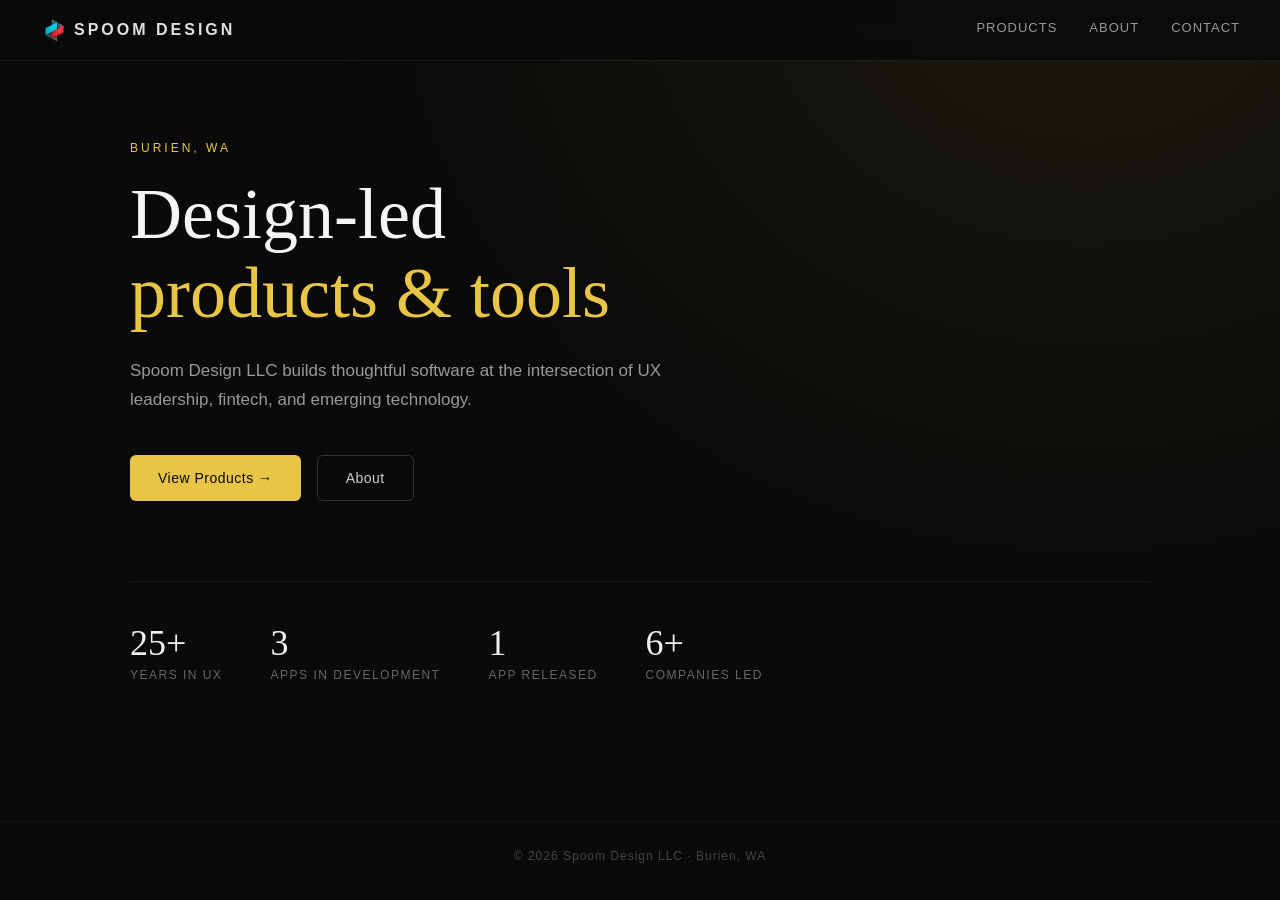
<file: index.html>
<!DOCTYPE html>
<html lang="en">
<head>
  <meta charset="UTF-8">
  <meta name="viewport" content="width=device-width, initial-scale=1.0">
  <title>Spoom Design</title>
  <meta name="description" content="Spoom Design LLC builds thoughtful software at the intersection of UX leadership, fintech, and emerging technology.">
  <meta http-equiv="X-Content-Type-Options" content="nosniff">
  <meta http-equiv="X-Frame-Options" content="DENY">
  <meta name="referrer" content="strict-origin-when-cross-origin">
  <meta http-equiv="Content-Security-Policy" content="default-src 'self'; style-src 'self' https://fonts.googleapis.com 'unsafe-inline'; font-src https://fonts.gstatic.com; img-src 'self' data: https://www.google-analytics.com https://www.googletagmanager.com; script-src 'self' 'unsafe-inline' https://www.googletagmanager.com; connect-src https://www.google-analytics.com https://analytics.google.com">
  <!-- Google Analytics -->
  <script async src="https://www.googletagmanager.com/gtag/js?id=G-Q63FCN560S"></script>
  <script>
    window.dataLayer = window.dataLayer || [];
    function gtag(){dataLayer.push(arguments);}
    gtag('js', new Date());
    gtag('config', 'G-Q63FCN560S');
  </script>
  <link rel="icon" type="image/x-icon" href="Images/favicon.ico">
  <link rel="icon" type="image/png" sizes="32x32" href="Images/favicon-32.png">
  <link rel="icon" type="image/png" sizes="192x192" href="Images/favicon-192.png">
  <link rel="apple-touch-icon" sizes="180x180" href="Images/apple-touch-icon.png">
  <link rel="preconnect" href="https://fonts.googleapis.com">
  <link rel="preconnect" href="https://fonts.gstatic.com" crossorigin>
  <link href="https://fonts.googleapis.com/css2?family=DM+Serif+Display&family=DM+Sans:ital,wght@0,300;0,400;0,500;0,700;1,400&display=swap" rel="stylesheet">
  <link rel="stylesheet" href="styles.css">
</head>
<body>
  <!-- Static fine grid background -->
  <div id="grid-bg"></div>

  <!-- Navigation -->
  <nav id="nav">
    <button class="logo" data-page="home">
      <img src="Images/small.png" alt="Spoom Design" style="width: 28px; height: 28px; border-radius: 4px;">
      SPOOM DESIGN
    </button>
    <div class="nav-links">
      <button class="nav-link" data-page="products">Products</button>
      <button class="nav-link" data-page="about">About</button>
      <button class="nav-link" data-page="contact">Contact</button>
    </div>
  </nav>

  <!-- Main content -->
  <main id="main">

    <!-- HOME -->
    <section id="page-home" class="page">
      <div class="animate-in">
        <p class="eyebrow">Burien, WA</p>
        <h1 class="hero-title">Design-led<br><span class="accent">products &amp; tools</span></h1>
        <p class="hero-sub">Spoom Design LLC builds thoughtful software at the intersection of UX leadership, fintech, and emerging technology.</p>
        <div class="hero-cta">
          <button class="btn-primary" data-page="products">View Products →</button>
          <button class="btn-secondary" data-page="about">About</button>
        </div>
      </div>
      <div class="hero-stats animate-in" style="animation-delay: 0.3s">
        <div class="stat">
          <span class="stat-num">25+</span>
          <span class="stat-label">Years in UX</span>
        </div>
        <div class="stat">
          <span class="stat-num">3</span>
          <span class="stat-label">Apps in Development</span>
        </div>
        <div class="stat">
          <span class="stat-num">1</span>
          <span class="stat-label">App Released</span>
        </div>
        <div class="stat">
          <span class="stat-num">6+</span>
          <span class="stat-label">Companies Led</span>
        </div>
      </div>
    </section>

    <!-- PRODUCTS -->
    <section id="page-products" class="page" style="display:none">
      <div class="animate-in">
        <p class="eyebrow">What We Are Building</p>
        <h2 class="section-title">Products</h2>
      </div>
      <div class="product-grid">

        <div class="product-card animate-in" style="animation-delay: 0s" data-color="#E8C547">
          <div class="product-icon" style="background: transparent;">
                        <img src="Images/swingscanner-64.png" alt="Swing Scanner" style="width: 52px; height: 52px; border-radius: 10px;">
          </div>
          <h3 class="product-name">Swing Scanner</h3>
          <p class="product-tagline" style="color: #E8C547">Systematic swing trading analysis</p>
          <p class="product-desc">A sophisticated market scanner built on Python/FastAPI, integrating real-time market regime detection, multi-stage exit strategies, hedge overlays, and signal quality analytics. Designed for disciplined, systematic paper-trading workflows.</p>
          <div class="tag-row">
            <span class="tag">Python</span>
            <span class="tag">FastAPI</span>
            <span class="tag">Alpaca API</span>
            <span class="tag">Railway</span>
          </div>
        </div>

        <div class="product-card animate-in" style="animation-delay: 0.12s" data-color="#47B5E8">
          <div class="product-icon" style="background: #47B5E818">
            <span>⚖️</span>
          </div>
          <h3 class="product-name">Portfolio Rebalancer</h3>
          <p class="product-tagline" style="color: #47B5E8">Strategic allocation management</p>
          <p class="product-desc">A 10-category strategic allocation tool with custom thesis glide paths, enabling investors to manage and rebalance diversified portfolios across thematic sleeves — from grid infrastructure to robotics ETFs.</p>
          <div class="tag-row">
            <span class="tag">React</span>
            <span class="tag">Financial Modeling</span>
            <span class="tag">ETF Analysis</span>
          </div>
        </div>

        <div class="product-card animate-in" style="animation-delay: 0.24s" data-color="#E87B47">
          <div class="product-icon" style="background: #E87B4718">
            <span>🐱</span>
          </div>
          <h3 class="product-name">Cat Translator</h3>
          <p class="product-tagline" style="color: #E87B47">Feline mood detection for iOS</p>
          <p class="product-desc">An iOS app using SwiftUI with KNN-based mood detection, Apple's Vision framework, and a CloudKit crowdsourced learning system. Point your camera at your cat and decode their emotional state.</p>
          <div class="tag-row">
            <span class="tag">SwiftUI</span>
            <span class="tag">Vision Framework</span>
            <span class="tag">CloudKit</span>
            <span class="tag">CoreML</span>
          </div>
        </div>
        <div class="product-card animate-in" style="animation-delay: 0.36s" data-color="#22c55e" data-href="session-timer.html" tabindex="0" role="link" aria-label="Open Session Timer product page">
          <div class="product-icon" style="background: rgba(34, 197, 94, 0.1)">
            <span>⏱</span>
          </div>
          <h3 class="product-name">Session Timer</h3>
          <p class="product-tagline" style="color: #22c55e">Floating presentation timer for Mac</p>
          <p class="product-desc">An always-on-top Mac app for managing timed presentations, meetings, and multi-speaker sessions. Custom segments, visual warnings, and one-click restart between speakers.</p>
          <div class="tag-row">
            <span class="tag">SwiftUI</span>
            <span class="tag">macOS</span>
            <span class="tag">Presentations</span>
            <span class="tag">App Store</span>
          </div>
        </div>
      </div>
    </section>

    <!-- ABOUT -->
    <section id="page-about" class="page" style="display:none">
      <div class="animate-in">
        <p class="eyebrow">The Person Behind Spoom</p>
        <h2 class="section-title">About Daan</h2>
      </div>
      <div class="about-grid animate-in" style="animation-delay: 0.15s">
        <div class="about-main">
          <p class="about-lead">A design executive with 25+ years of UX leadership experience, currently on sabbatical — building the products I've always wanted to exist.</p>
          <p class="about-body">I've spent my career leading design organizations at companies like Workday, Axon, Qualtrics, and Microsoft. At Axon, I built the design org from the ground up. At Workday, I led a large Product Design organization as Senior Director.</p>
          <p class="about-body">Today, I'm channeling that experience into hands-on product building — exploring the intersection of financial technology, systematic trading, iOS development, and AI-assisted workflows. I also teach graduate UX Design &amp; Research as an Adjunct Professor at Northeastern University.</p>
          <p class="about-body">Based in Burien, Washington — where the mountains meet the sea and the coffee is excellent.</p>
        </div>
        <div class="about-sidebar">
          <div class="sidebar-section">
            <h4 class="sidebar-title">Career</h4>
            <div class="role-row"><span class="role-co">Workday</span><span class="role-title">Senior Director, Product Design</span></div>
            <div class="role-row"><span class="role-co">Axon</span><span class="role-title">Built design org from scratch</span></div>
            <div class="role-row"><span class="role-co">Qualtrics</span><span class="role-title">Design Leadership</span></div>
            <div class="role-row"><span class="role-co">Microsoft</span><span class="role-title">UX Design</span></div>
            <div class="role-row"><span class="role-co">Moz</span><span class="role-title">UX Design</span></div>
            <div class="role-row"><span class="role-co">Socrata</span><span class="role-title">UX Design</span></div>
          </div>
          <div class="sidebar-section" style="margin-top: 32px">
            <h4 class="sidebar-title">Also</h4>
            <p class="role-title">Adjunct Professor — Northeastern University</p>
            <p class="role-title" style="margin-top: 6px">Founder — Spoom Design LLC</p>
          </div>
        </div>
      </div>

      <!-- Work Samples -->
      <div class="animate-in" style="animation-delay: 0.3s; margin-top: 64px;">
        <h4 class="sidebar-title">Selected Work</h4>
        <div class="work-samples-grid">
          <a href="https://www.daanlindhout.com/axon.html" target="_blank" rel="noopener noreferrer" class="work-sample-card">
            <span class="work-sample-co">Axon</span>
            <span class="work-sample-desc">VP of Design — Built design org from the ground up</span>
          </a>
          <a href="https://www.daanlindhout.com/qualtrics.html" target="_blank" rel="noopener noreferrer" class="work-sample-card">
            <span class="work-sample-co">Qualtrics</span>
            <span class="work-sample-desc">Head of UX — XM Platform &amp; Design System</span>
          </a>
          <a href="https://www.daanlindhout.com/microsoft.html" target="_blank" rel="noopener noreferrer" class="work-sample-card">
            <span class="work-sample-co">Microsoft</span>
            <span class="work-sample-desc">Product Designer — Windows, Photo Gallery, Hardware</span>
          </a>
          <a href="https://www.daanlindhout.com/socrata.html" target="_blank" rel="noopener noreferrer" class="work-sample-card">
            <span class="work-sample-co">Socrata</span>
            <span class="work-sample-desc">Head of UX Design &amp; Research</span>
          </a>
          <a href="https://www.daanlindhout.com/moz.html" target="_blank" rel="noopener noreferrer" class="work-sample-card">
            <span class="work-sample-co">Moz</span>
            <span class="work-sample-desc">Head of Creative</span>
          </a>
        </div>
        <p style="margin-top: 20px;"><a href="https://www.daanlindhout.com" target="_blank" rel="noopener noreferrer" class="portfolio-link">View full portfolio at daanlindhout.com →</a></p>
      </div>
    </section>
    <section id="page-contact" class="page" style="display:none">
      <div class="animate-in">
        <p class="eyebrow">Get In Touch</p>
        <h2 class="section-title">Contact</h2>
      </div>
      <div class="contact-grid animate-in" style="animation-delay: 0.15s">
        <div class="contact-card">
          <div class="contact-icon">✉️</div>
          <h4 class="contact-label">Email</h4>
          <p class="contact-value"><a href="mailto:email@spoomdesign.com">email@spoomdesign.com</a></p>
        </div>
        <div class="contact-card">
          <div class="contact-icon">📍</div>
          <h4 class="contact-label">Location</h4>
          <p class="contact-value">Burien, WA</p>
        </div>
        <div class="contact-card">
          <div class="contact-icon">💼</div>
          <h4 class="contact-label">LinkedIn</h4>
          <p class="contact-value"><a href="https://www.linkedin.com/company/spoom-design/" target="_blank" rel="noopener noreferrer">linkedin.com/company/spoom-design</a></p>
        </div>
      </div>
      <div class="contact-note animate-in" style="animation-delay: 0.3s">
        <p class="contact-note-text">Interested in collaboration, consulting, or just want to talk design and fintech? I'd love to hear from you.</p>
      </div>
    </section>

  </main>

  <!-- Footer -->
  <footer id="footer">
    <span class="footer-text">© <span id="year"></span> Spoom Design LLC · Burien, WA</span>
  </footer>

  <script src="app.js"></script>
</body>
</html>
</file>
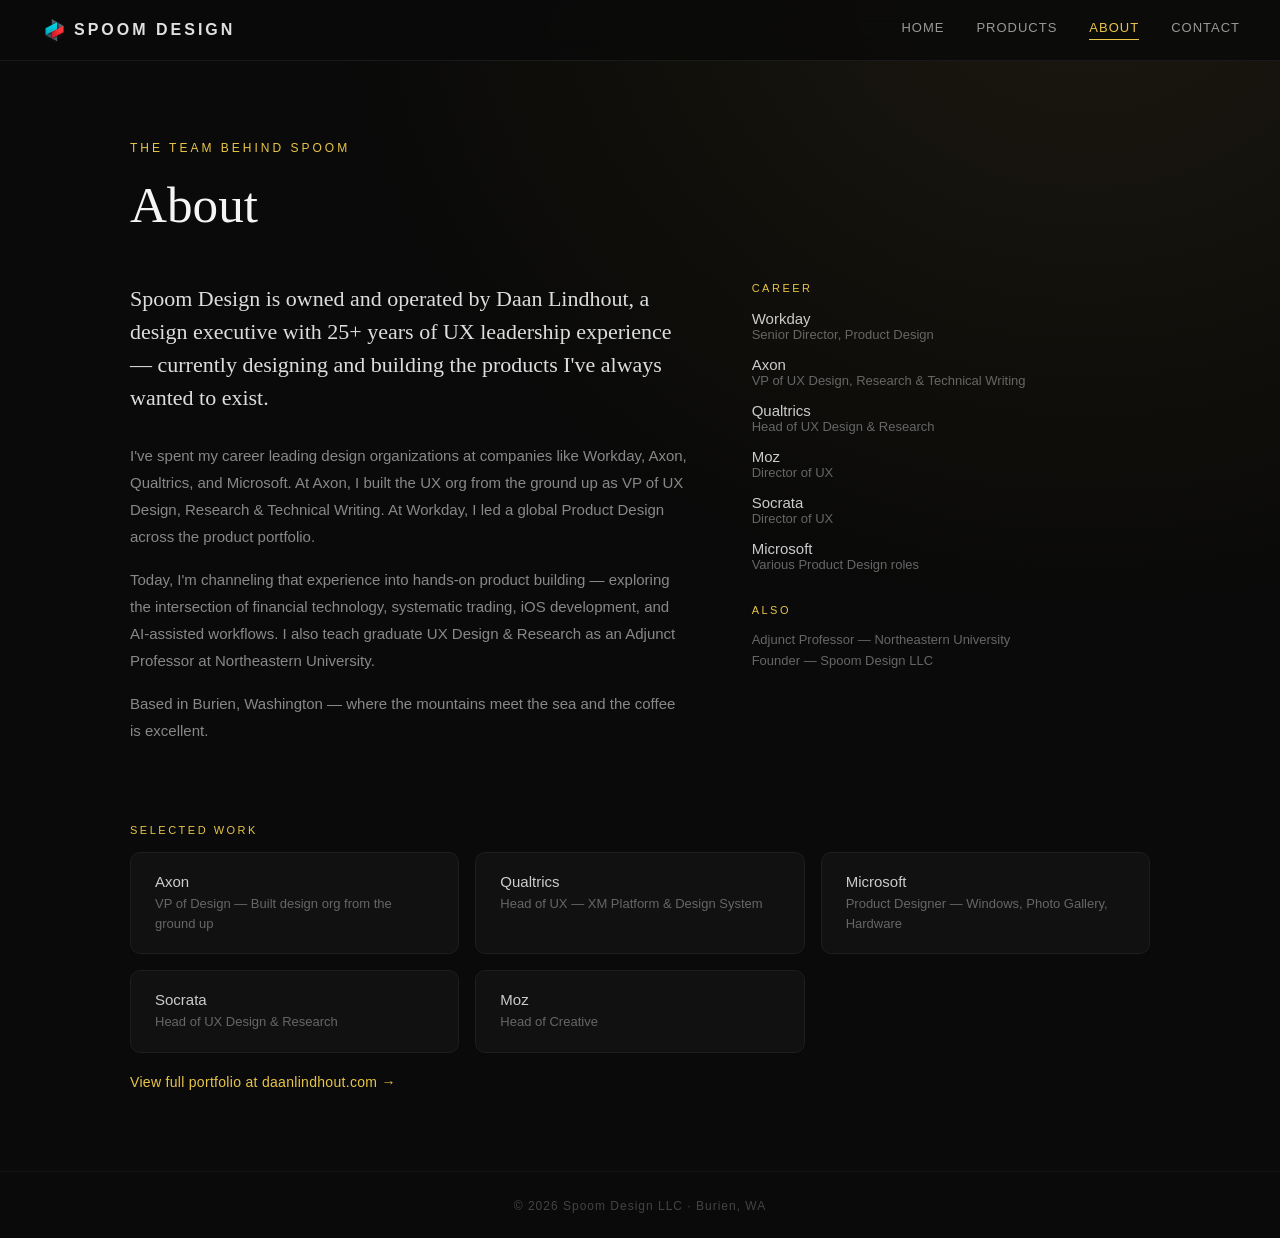
<file: about.html>
<!DOCTYPE html>
<html lang="en">
<head>
  <meta charset="UTF-8">
  <meta name="viewport" content="width=device-width, initial-scale=1.0">
  <title>About – Spoom Design</title>
  <meta name="description" content="About Daan Lindhout — 25+ years of UX leadership at Workday, Axon, Qualtrics, Microsoft, and more. Founder of Spoom Design LLC.">
  <meta http-equiv="X-Content-Type-Options" content="nosniff">
  <meta http-equiv="X-Frame-Options" content="DENY">
  <meta name="referrer" content="strict-origin-when-cross-origin">
  <meta http-equiv="Content-Security-Policy" content="default-src 'self'; style-src 'self' https://fonts.googleapis.com 'unsafe-inline'; font-src https://fonts.gstatic.com; img-src 'self' data: https://www.google-analytics.com https://www.googletagmanager.com; script-src 'self' 'unsafe-inline' https://www.googletagmanager.com; connect-src https://www.google-analytics.com https://analytics.google.com">
  <!-- Google Analytics -->
  <script async src="https://www.googletagmanager.com/gtag/js?id=G-Q63FCN560S"></script>
  <script>
    window.dataLayer = window.dataLayer || [];
    function gtag(){dataLayer.push(arguments);}
    gtag('js', new Date());
    gtag('config', 'G-Q63FCN560S');
  </script>
  <link rel="icon" type="image/x-icon" href="Images/favicon.ico">
  <link rel="icon" type="image/png" sizes="32x32" href="Images/favicon-32.png">
  <link rel="icon" type="image/png" sizes="192x192" href="Images/favicon-192.png">
  <link rel="apple-touch-icon" sizes="180x180" href="Images/apple-touch-icon.png">
  <link rel="preconnect" href="https://fonts.googleapis.com">
  <link rel="preconnect" href="https://fonts.gstatic.com" crossorigin>
  <link href="https://fonts.googleapis.com/css2?family=DM+Serif+Display&family=DM+Sans:ital,wght@0,300;0,400;0,500;0,700;1,400&display=swap" rel="stylesheet">
  <link rel="stylesheet" href="styles.css">
</head>
<body>
  <!-- Static fine grid background -->
  <div id="grid-bg"></div>

  <!-- Navigation (loaded from nav.html) -->
  <div id="nav-container"></div>

  <!-- Main content -->
  <main id="main">
    <section class="page">
      <div class="animate-in">
        <p class="eyebrow">The Team Behind Spoom</p>
        <h2 class="section-title">About</h2>
      </div>
      <div class="about-grid animate-in" style="animation-delay: 0.15s">
        <div class="about-main">
          <p class="about-lead">Spoom Design is owned and operated by Daan Lindhout, a design executive with 25+ years of UX leadership experience — currently designing and building the products I've always wanted to exist.</p>
          <p class="about-body">I've spent my career leading design organizations at companies like Workday, Axon, Qualtrics, and Microsoft. At Axon, I built the UX org from the ground up as VP of UX Design, Research & Technical Writing. At Workday, I led a global Product Design across the product portfolio.</p>
          <p class="about-body">Today, I'm channeling that experience into hands-on product building — exploring the intersection of financial technology, systematic trading, iOS development, and AI-assisted workflows. I also teach graduate UX Design &amp; Research as an Adjunct Professor at Northeastern University.</p>
          <p class="about-body">Based in Burien, Washington — where the mountains meet the sea and the coffee is excellent.</p>
        </div>
        <div class="about-sidebar">
          <div class="sidebar-section">
            <h4 class="sidebar-title">Career</h4>
            <div class="role-row"><span class="role-co">Workday</span><span class="role-title">Senior Director, Product Design</span></div>
            <div class="role-row"><span class="role-co">Axon</span><span class="role-title">VP of UX Design, Research & Technical Writing</span></div>
            <div class="role-row"><span class="role-co">Qualtrics</span><span class="role-title">Head of UX Design & Research</span></div>
            <div class="role-row"><span class="role-co">Moz</span><span class="role-title">Director of UX</span></div>
            <div class="role-row"><span class="role-co">Socrata</span><span class="role-title">Director of UX</span></div>
            <div class="role-row"><span class="role-co">Microsoft</span><span class="role-title">Various Product Design roles</span></div>

          </div>
          <div class="sidebar-section" style="margin-top: 32px">
            <h4 class="sidebar-title">Also</h4>
            <p class="role-title">Adjunct Professor — Northeastern University</p>
            <p class="role-title" style="margin-top: 6px">Founder — Spoom Design LLC</p>
          </div>
        </div>
      </div>

      <!-- Work Samples -->
      <div class="animate-in" style="animation-delay: 0.3s; margin-top: 64px;">
        <h4 class="sidebar-title">Selected Work</h4>
        <div class="work-samples-grid">
          <a href="https://www.daanlindhout.com/axon.html" target="_blank" rel="noopener noreferrer" class="work-sample-card">
            <span class="work-sample-co">Axon</span>
            <span class="work-sample-desc">VP of Design — Built design org from the ground up</span>
          </a>
          <a href="https://www.daanlindhout.com/qualtrics.html" target="_blank" rel="noopener noreferrer" class="work-sample-card">
            <span class="work-sample-co">Qualtrics</span>
            <span class="work-sample-desc">Head of UX — XM Platform &amp; Design System</span>
          </a>
          <a href="https://www.daanlindhout.com/microsoft.html" target="_blank" rel="noopener noreferrer" class="work-sample-card">
            <span class="work-sample-co">Microsoft</span>
            <span class="work-sample-desc">Product Designer — Windows, Photo Gallery, Hardware</span>
          </a>
          <a href="https://www.daanlindhout.com/socrata.html" target="_blank" rel="noopener noreferrer" class="work-sample-card">
            <span class="work-sample-co">Socrata</span>
            <span class="work-sample-desc">Head of UX Design &amp; Research</span>
          </a>
          <a href="https://www.daanlindhout.com/moz.html" target="_blank" rel="noopener noreferrer" class="work-sample-card">
            <span class="work-sample-co">Moz</span>
            <span class="work-sample-desc">Head of Creative</span>
          </a>
        </div>
        <p style="margin-top: 20px;"><a href="https://www.daanlindhout.com" target="_blank" rel="noopener noreferrer" class="portfolio-link">View full portfolio at daanlindhout.com →</a></p>
      </div>
    </section>
  </main>

  <!-- Footer -->
  <footer id="footer">
    <span class="footer-text">© <span id="year"></span> Spoom Design LLC · Burien, WA</span>
  </footer>

  <script src="app.js"></script>
</body>
</html>
</file>
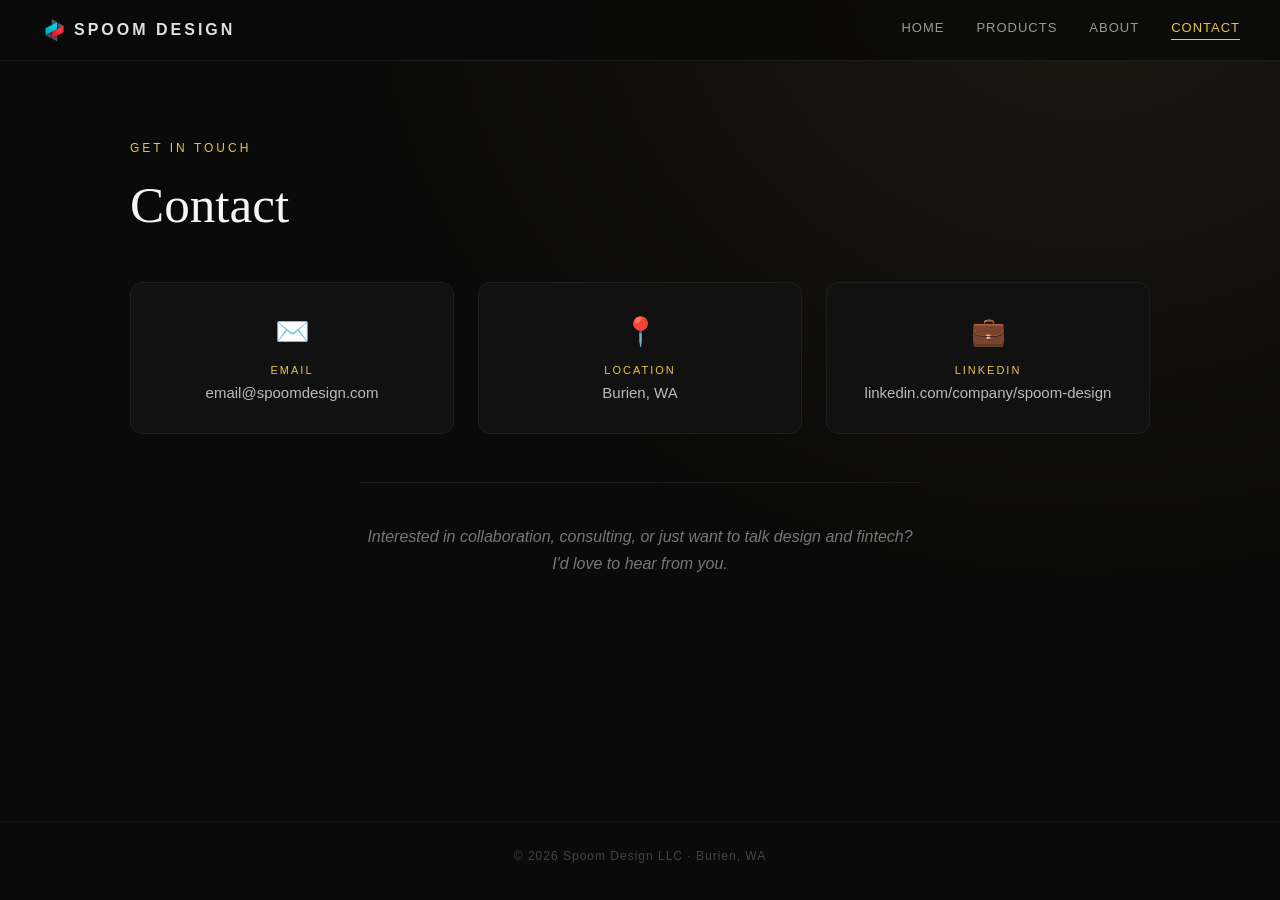
<file: contact.html>
<!DOCTYPE html>
<html lang="en">
<head>
  <meta charset="UTF-8">
  <meta name="viewport" content="width=device-width, initial-scale=1.0">
  <title>Contact – Spoom Design</title>
  <meta name="description" content="Get in touch with Spoom Design LLC. Based in Burien, WA.">
  <meta http-equiv="X-Content-Type-Options" content="nosniff">
  <meta http-equiv="X-Frame-Options" content="DENY">
  <meta name="referrer" content="strict-origin-when-cross-origin">
  <meta http-equiv="Content-Security-Policy" content="default-src 'self'; style-src 'self' https://fonts.googleapis.com 'unsafe-inline'; font-src https://fonts.gstatic.com; img-src 'self' data: https://www.google-analytics.com https://www.googletagmanager.com; script-src 'self' 'unsafe-inline' https://www.googletagmanager.com; connect-src https://www.google-analytics.com https://analytics.google.com">
  <!-- Google Analytics -->
  <script async src="https://www.googletagmanager.com/gtag/js?id=G-Q63FCN560S"></script>
  <script>
    window.dataLayer = window.dataLayer || [];
    function gtag(){dataLayer.push(arguments);}
    gtag('js', new Date());
    gtag('config', 'G-Q63FCN560S');
  </script>
  <link rel="icon" type="image/x-icon" href="Images/favicon.ico">
  <link rel="icon" type="image/png" sizes="32x32" href="Images/favicon-32.png">
  <link rel="icon" type="image/png" sizes="192x192" href="Images/favicon-192.png">
  <link rel="apple-touch-icon" sizes="180x180" href="Images/apple-touch-icon.png">
  <link rel="preconnect" href="https://fonts.googleapis.com">
  <link rel="preconnect" href="https://fonts.gstatic.com" crossorigin>
  <link href="https://fonts.googleapis.com/css2?family=DM+Serif+Display&family=DM+Sans:ital,wght@0,300;0,400;0,500;0,700;1,400&display=swap" rel="stylesheet">
  <link rel="stylesheet" href="styles.css">
</head>
<body>
  <!-- Static fine grid background -->
  <div id="grid-bg"></div>

  <!-- Navigation (loaded from nav.html) -->
  <div id="nav-container"></div>

  <!-- Main content -->
  <main id="main">
    <section class="page">
      <div class="animate-in">
        <p class="eyebrow">Get In Touch</p>
        <h2 class="section-title">Contact</h2>
      </div>
      <div class="contact-grid animate-in" style="animation-delay: 0.15s">
        <div class="contact-card">
          <div class="contact-icon">✉️</div>
          <h4 class="contact-label">Email</h4>
          <p class="contact-value"><a href="mailto:email@spoomdesign.com">email@spoomdesign.com</a></p>
        </div>
        <div class="contact-card">
          <div class="contact-icon">📍</div>
          <h4 class="contact-label">Location</h4>
          <p class="contact-value">Burien, WA</p>
        </div>
        <div class="contact-card">
          <div class="contact-icon">💼</div>
          <h4 class="contact-label">LinkedIn</h4>
          <p class="contact-value"><a href="https://www.linkedin.com/company/spoom-design/" target="_blank" rel="noopener noreferrer">linkedin.com/company/spoom-design</a></p>
        </div>
      </div>
      <div class="contact-note animate-in" style="animation-delay: 0.3s">
        <p class="contact-note-text">Interested in collaboration, consulting, or just want to talk design and fintech? I'd love to hear from you.</p>
      </div>
    </section>
  </main>

  <!-- Footer -->
  <footer id="footer">
    <span class="footer-text">© <span id="year"></span> Spoom Design LLC · Burien, WA</span>
  </footer>

  <script src="app.js"></script>
</body>
</html>
</file>
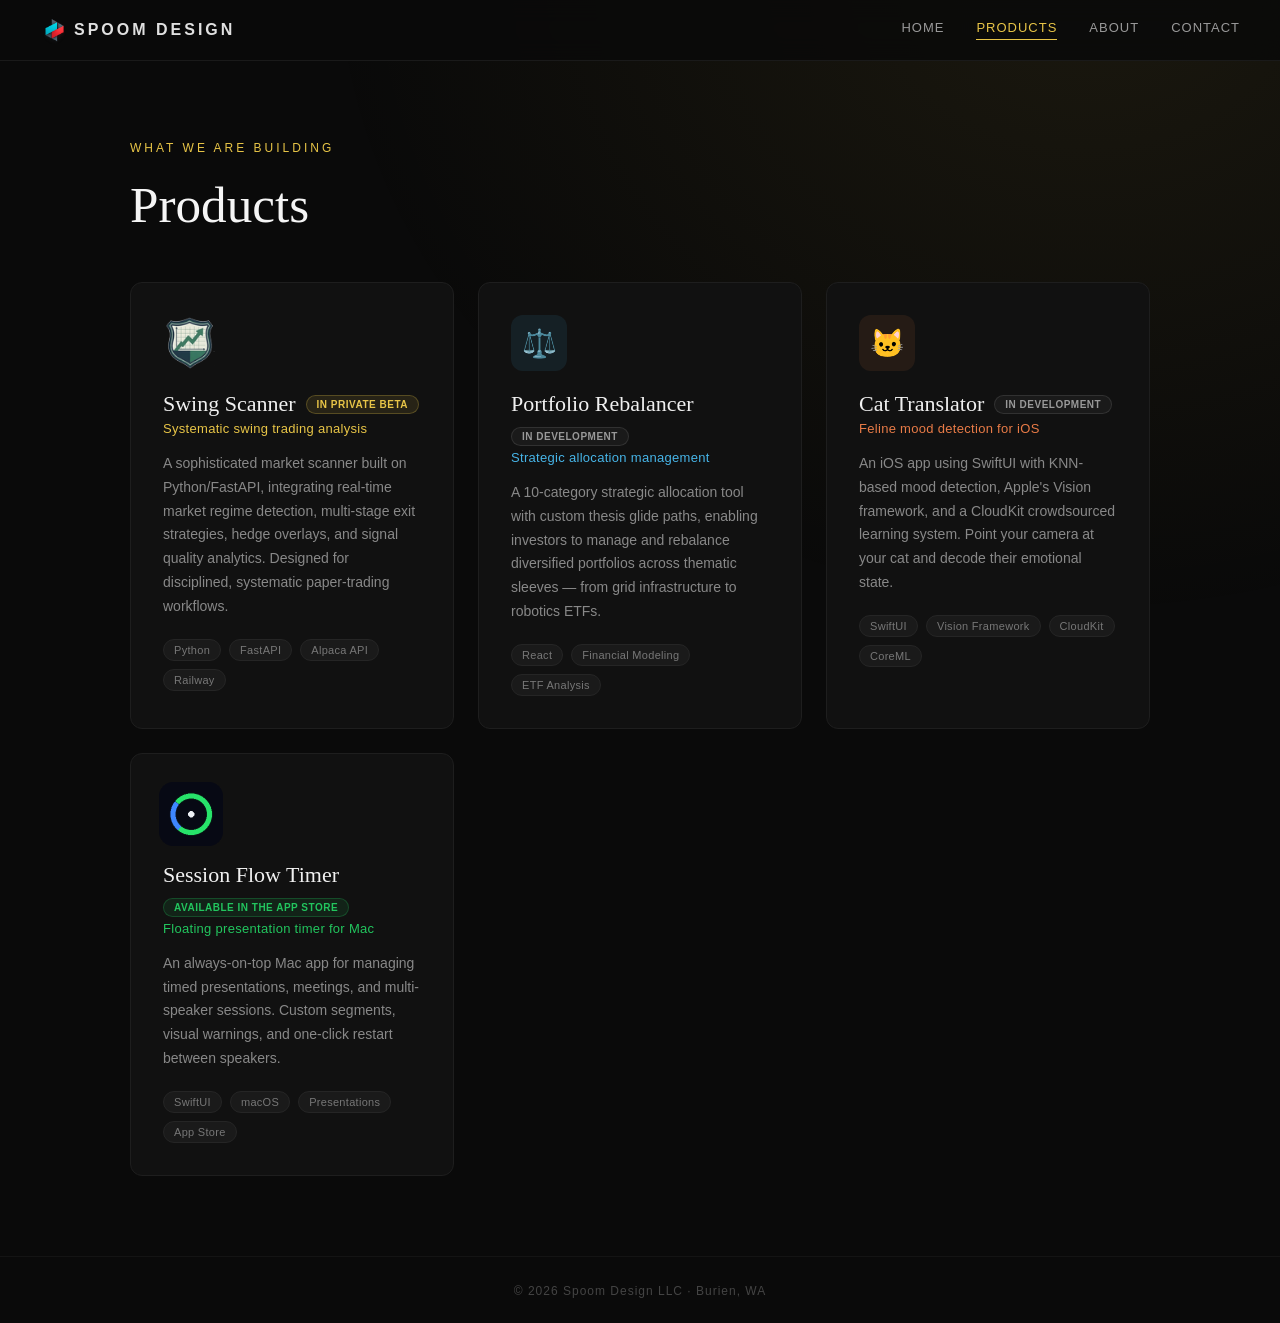
<file: products.html>
<!DOCTYPE html>
<html lang="en">
<head>
  <meta charset="UTF-8">
  <meta name="viewport" content="width=device-width, initial-scale=1.0">
  <title>Products – Spoom Design</title>
  <meta name="description" content="Products built by Spoom Design LLC — Swing Scanner, Portfolio Rebalancer, Cat Translator, and Session Timer.">
  <meta http-equiv="X-Content-Type-Options" content="nosniff">
  <meta http-equiv="X-Frame-Options" content="DENY">
  <meta name="referrer" content="strict-origin-when-cross-origin">
  <meta http-equiv="Content-Security-Policy" content="default-src 'self'; style-src 'self' https://fonts.googleapis.com 'unsafe-inline'; font-src https://fonts.gstatic.com; img-src 'self' data: https://www.google-analytics.com https://www.googletagmanager.com; script-src 'self' 'unsafe-inline' https://www.googletagmanager.com; connect-src https://www.google-analytics.com https://analytics.google.com">
  <!-- Google Analytics -->
  <script async src="https://www.googletagmanager.com/gtag/js?id=G-Q63FCN560S"></script>
  <script>
    window.dataLayer = window.dataLayer || [];
    function gtag(){dataLayer.push(arguments);}
    gtag('js', new Date());
    gtag('config', 'G-Q63FCN560S');
  </script>
  <link rel="icon" type="image/x-icon" href="Images/favicon.ico">
  <link rel="icon" type="image/png" sizes="32x32" href="Images/favicon-32.png">
  <link rel="icon" type="image/png" sizes="192x192" href="Images/favicon-192.png">
  <link rel="apple-touch-icon" sizes="180x180" href="Images/apple-touch-icon.png">
  <link rel="preconnect" href="https://fonts.googleapis.com">
  <link rel="preconnect" href="https://fonts.gstatic.com" crossorigin>
  <link href="https://fonts.googleapis.com/css2?family=DM+Serif+Display&family=DM+Sans:ital,wght@0,300;0,400;0,500;0,700;1,400&display=swap" rel="stylesheet">
  <link rel="stylesheet" href="styles.css">
</head>
<body>
  <!-- Static fine grid background -->
  <div id="grid-bg"></div>

  <!-- Navigation (loaded from nav.html) -->
  <div id="nav-container"></div>

  <!-- Main content -->
  <main id="main">
    <section class="page">
      <div class="animate-in">
        <p class="eyebrow">What We Are Building</p>
        <h2 class="section-title">Products</h2>
      </div>
      <div class="product-grid">

        <div class="product-card animate-in" style="animation-delay: 0s" data-color="#E8C547">
          <div class="product-icon" style="background: transparent;">
            <img src="Images/swingscanner-64.png" alt="Swing Scanner" style="width: 52px; height: 52px; border-radius: 10px;">
          </div>
          <div class="product-name-row">
            <h3 class="product-name">Swing Scanner</h3>
            <span class="status-tag status-beta">In Private Beta</span>
          </div>
          <p class="product-tagline" style="color: #E8C547">Systematic swing trading analysis</p>
          <p class="product-desc">A sophisticated market scanner built on Python/FastAPI, integrating real-time market regime detection, multi-stage exit strategies, hedge overlays, and signal quality analytics. Designed for disciplined, systematic paper-trading workflows.</p>
          <div class="tag-row">
            <span class="tag">Python</span>
            <span class="tag">FastAPI</span>
            <span class="tag">Alpaca API</span>
            <span class="tag">Railway</span>
          </div>
        </div>

        <div class="product-card animate-in" style="animation-delay: 0.12s" data-color="#47B5E8">
          <div class="product-icon" style="background: #47B5E818">
            <span>⚖️</span>
          </div>
          <div class="product-name-row">
            <h3 class="product-name">Portfolio Rebalancer</h3>
            <span class="status-tag status-dev">In Development</span>
          </div>
          <p class="product-tagline" style="color: #47B5E8">Strategic allocation management</p>
          <p class="product-desc">A 10-category strategic allocation tool with custom thesis glide paths, enabling investors to manage and rebalance diversified portfolios across thematic sleeves — from grid infrastructure to robotics ETFs.</p>
          <div class="tag-row">
            <span class="tag">React</span>
            <span class="tag">Financial Modeling</span>
            <span class="tag">ETF Analysis</span>
          </div>
        </div>

        <div class="product-card animate-in" style="animation-delay: 0.24s" data-color="#E87B47">
          <div class="product-icon" style="background: #E87B4718">
            <span>🐱</span>
          </div>
          <div class="product-name-row">
            <h3 class="product-name">Cat Translator</h3>
            <span class="status-tag status-dev">In Development</span>
          </div>
          <p class="product-tagline" style="color: #E87B47">Feline mood detection for iOS</p>
          <p class="product-desc">An iOS app using SwiftUI with KNN-based mood detection, Apple's Vision framework, and a CloudKit crowdsourced learning system. Point your camera at your cat and decode their emotional state.</p>
          <div class="tag-row">
            <span class="tag">SwiftUI</span>
            <span class="tag">Vision Framework</span>
            <span class="tag">CloudKit</span>
            <span class="tag">CoreML</span>
          </div>
        </div>

        <a href="session-timer.html" class="product-card animate-in" style="animation-delay: 0.36s; text-decoration: none;" data-color="#22c55e">
          <div class="product-icon" style="background: transparent;">
            <img src="Images/ring_only_128x128.png" alt="Session Flow Timer" style="width: 64px; height: 64px; border-radius: 10px;">
          </div>
          <div class="product-name-row">
            <h3 class="product-name">Session Flow Timer</h3>
            <span class="status-tag status-released">Available in the App Store</span>
          </div>
          <p class="product-tagline" style="color: #22c55e">Floating presentation timer for Mac</p>
          <p class="product-desc">An always-on-top Mac app for managing timed presentations, meetings, and multi-speaker sessions. Custom segments, visual warnings, and one-click restart between speakers.</p>
          <div class="tag-row">
            <span class="tag">SwiftUI</span>
            <span class="tag">macOS</span>
            <span class="tag">Presentations</span>
            <span class="tag">App Store</span>
          </div>
        </a>

      </div>
    </section>
  </main>

  <!-- Footer -->
  <footer id="footer">
    <span class="footer-text">© <span id="year"></span> Spoom Design LLC · Burien, WA</span>
  </footer>

  <script src="app.js"></script>
</body>
</html>
</file>
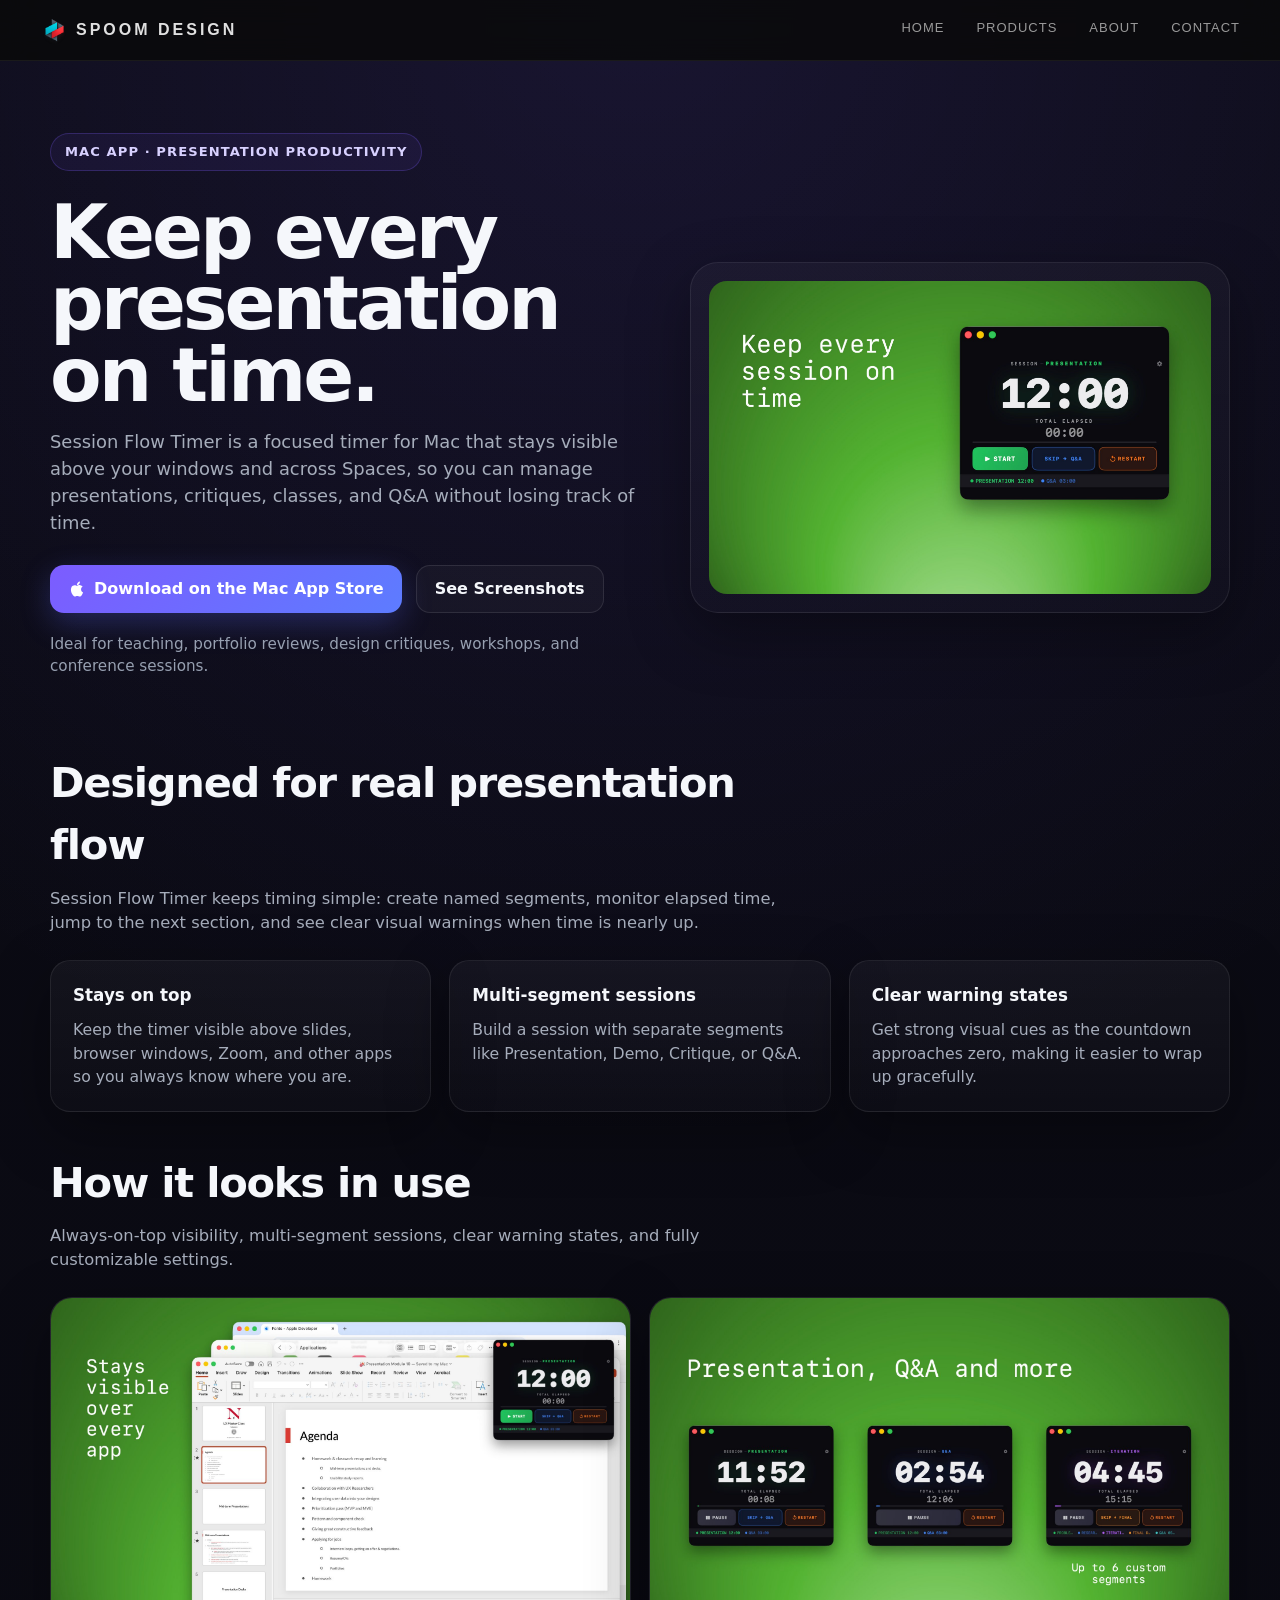
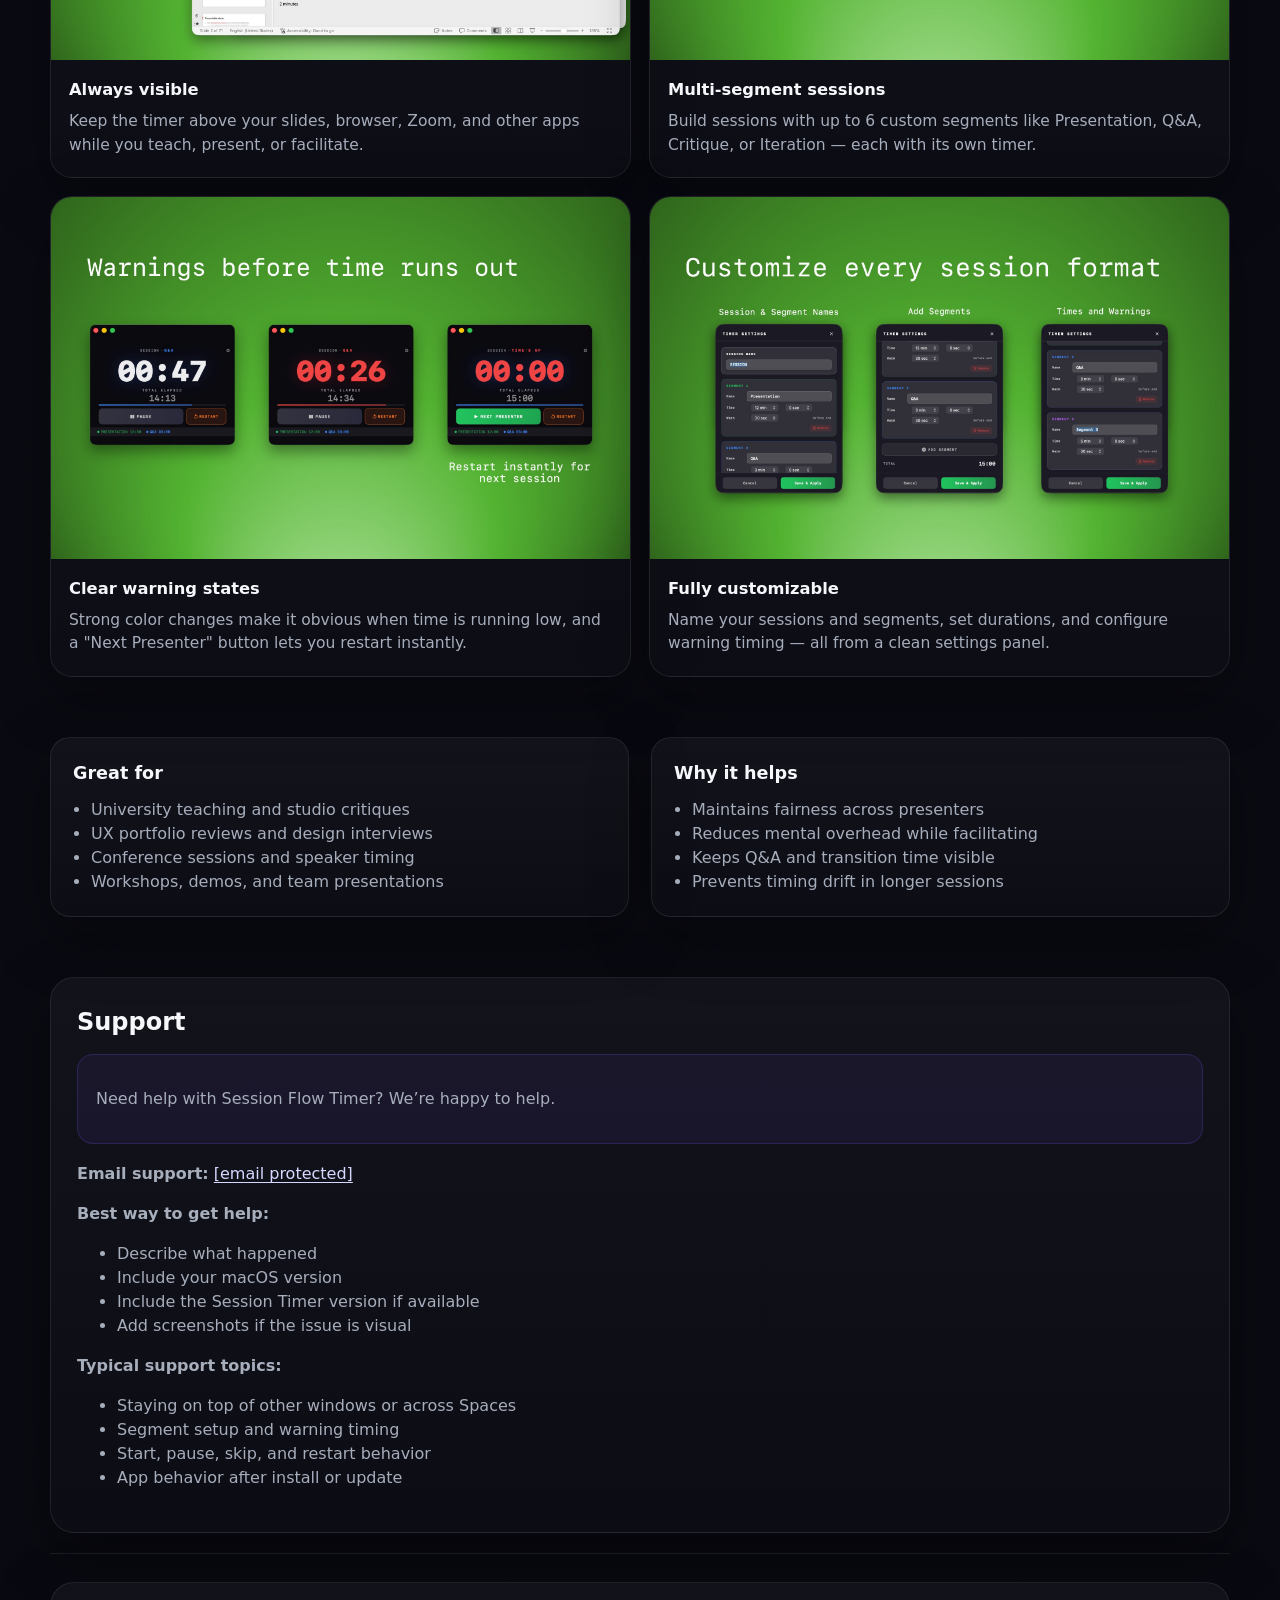
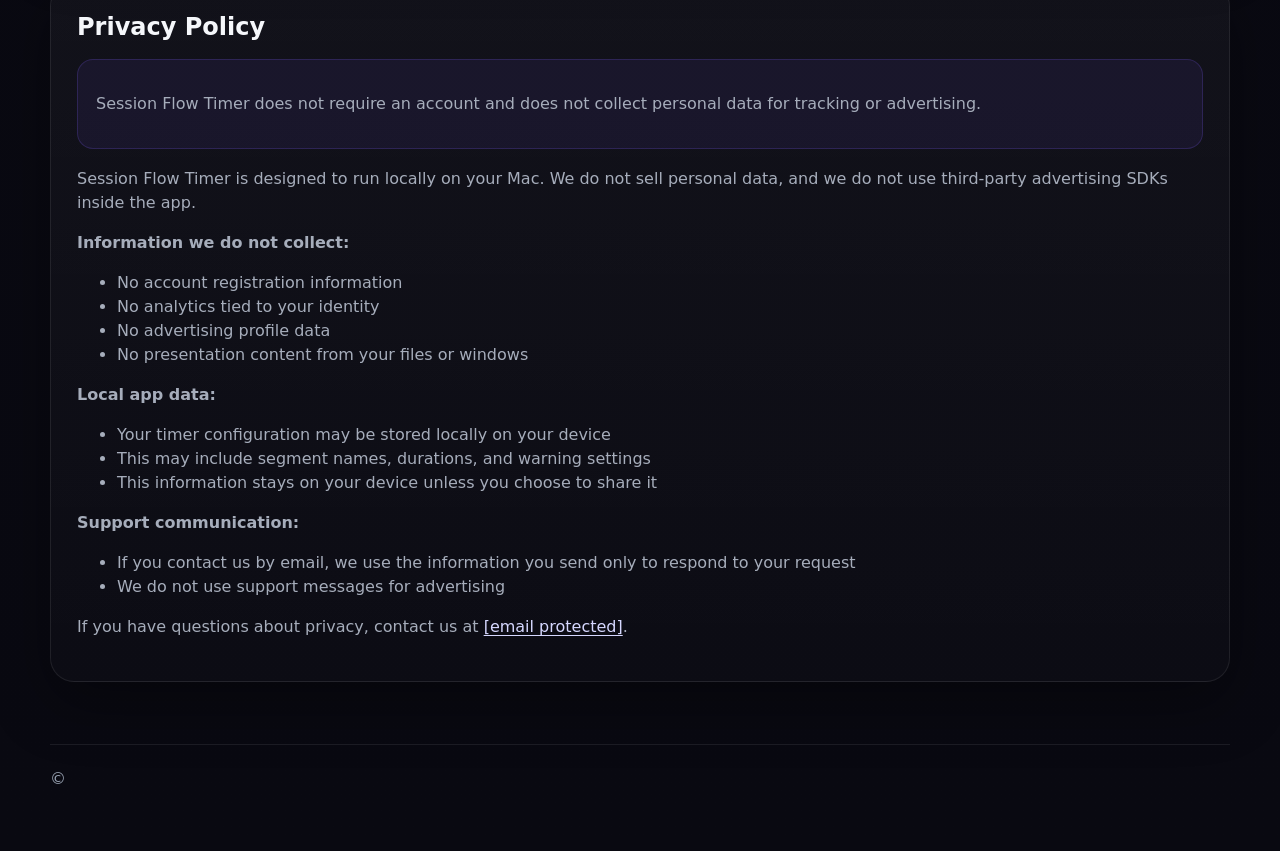
<file: session-timer.html>
<!DOCTYPE html>
<html lang="en">
<head>
  <meta charset="UTF-8" />
  <meta name="viewport" content="width=device-width, initial-scale=1.0" />
  <title>Session Timer – Spoom Design</title>
  <meta name="description" content="Session Flow Timer is a lightweight Mac app for timed presentations, critiques, classes, and Q&A. Keep your timer visible above other windows and across Spaces." />
  <meta property="og:title" content="Session FlowTimer – Spoom Design" />
  <meta property="og:description" content="A presentation timer for Mac that stays on top, supports multiple segments, and keeps sessions on track." />
  <meta property="og:image" content="Images/session-timer/1_Main.png" />
  <meta property="og:type" content="website" />
  <link rel="icon" type="image/png" sizes="32x32" href="Images/session-timer/ring_only_32x32.png">
  <link rel="icon" type="image/png" sizes="64x64" href="Images/session-timer/ring_only_64x64.png">
  <link rel="apple-touch-icon" sizes="64x64" href="Images/session-timer/ring_only_64x64.png">

  <style>
    :root {
      --bg: #0a0a12;
      --panel: #121222;
      --panel-2: #1a1a2e;
      --text: #f5f7fb;
      --muted: #a6adbb;
      --line: rgba(255,255,255,0.08);
      --brand: #7c5cff;
      --green: #22c55e;
      --blue: #3b82f6;
      --red: #ff4b4b;
      --orange: #f97316;
      --max: 1180px;
      --radius: 20px;
      --shadow: 0 20px 60px rgba(0,0,0,0.35);
    }
    * { box-sizing: border-box; }
    html { scroll-behavior: smooth; }
    body {
      margin: 0;
      font-family: Inter, ui-sans-serif, system-ui, -apple-system, BlinkMacSystemFont, "Segoe UI", sans-serif;
      background:
        radial-gradient(circle at top, rgba(124,92,255,0.12), transparent 28%),
        linear-gradient(180deg, #0b0b14 0%, #090911 100%);
      color: var(--text);
      line-height: 1.5;
    }
    a { color: inherit; text-decoration: none; }
    img { max-width: 100%; display: block; }
    .container { width: min(var(--max), calc(100% - 88px)); margin: 0 auto; }
    #support, #privacy, #screenshots { scroll-margin-top: 100px; }
    #nav {
      position: sticky; top: 0; z-index: 100; display: flex; align-items: center; justify-content: space-between;
      padding: 16px 40px; background: rgba(10, 10, 10, 0.85); backdrop-filter: blur(12px); -webkit-backdrop-filter: blur(12px);
      border-bottom: 1px solid #1a1a1a;
    }
    .logo {
      color: #e0e0e0; font-family: "DM Sans", Inter, -apple-system, BlinkMacSystemFont, "Segoe UI", sans-serif; font-size: 16px;
      font-weight: 700; letter-spacing: 3px; display: flex; align-items: center; gap: 8px; white-space: nowrap;
    }
    .logo img { width: 28px; height: 28px; border-radius: 4px; flex: 0 0 auto; }
    .nav-links { display: flex; align-items: center; gap: 32px; flex-wrap: wrap; }
    .nav-link {
      font-family: "DM Sans", Inter, -apple-system, BlinkMacSystemFont, "Segoe UI", sans-serif; font-size: 13px; font-weight: 400;
      letter-spacing: 1px; text-transform: uppercase; padding-bottom: 4px; color: #999; border-bottom: 1px solid transparent;
      transition: color 0.3s, border-color 0.3s;
    }
    .nav-link:hover { color: #ccc; }
    .hero { padding: 72px 0 44px; }
    .eyebrow {
      display: inline-flex; align-items: center; gap: 10px; padding: 8px 14px; border: 1px solid rgba(124,92,255,0.25);
      background: rgba(124,92,255,0.08); color: #d8d1ff; border-radius: 999px; font-size: 0.82rem; font-weight: 700;
      letter-spacing: 0.08em; text-transform: uppercase;
    }
    .hero-grid { margin-top: 26px; display: grid; grid-template-columns: 1.05fr 0.95fr; gap: 44px; align-items: center; }
    h1 { margin: 0 0 18px; font-size: clamp(2.4rem, 6vw, 4.7rem); line-height: 0.95; letter-spacing: -0.04em; }
    .hero p.lead { font-size: 1.12rem; color: var(--muted); max-width: 620px; margin: 0 0 28px; }
    .hero-actions { display: flex; flex-wrap: wrap; gap: 14px; margin-bottom: 20px; }
    .button {
      display: inline-flex; align-items: center; justify-content: center; min-height: 48px; padding: 0 18px; border-radius: 14px;
      font-weight: 700; transition: transform 0.15s ease, border-color 0.2s ease, background 0.2s ease;
    }
    .button:hover { transform: translateY(-1px); }
    .button-primary { background: linear-gradient(135deg, #7c5cff 0%, #5d7cff 100%); color: white; box-shadow: 0 10px 30px rgba(92, 106, 255, 0.28); }
    .button-secondary { border: 1px solid rgba(255,255,255,0.1); background: rgba(255,255,255,0.03); color: var(--text); }
    .hero-note { color: #97a0b1; font-size: 0.95rem; }
    .hero-shot {
      background: linear-gradient(180deg, rgba(255,255,255,0.03), rgba(255,255,255,0.015)); border: 1px solid var(--line);
      border-radius: 28px; padding: 18px; box-shadow: var(--shadow);
    }
    .hero-shot img { width: 100%; border-radius: 18px; }
    section { padding: 30px 0; }
    .section-head { max-width: 760px; margin-bottom: 24px; }
    .section-head h2 { margin: 0 0 10px; font-size: clamp(1.7rem, 4vw, 2.6rem); letter-spacing: -0.03em; }
    .section-head p { margin: 0; color: var(--muted); font-size: 1.02rem; }
    .feature-grid { display: grid; grid-template-columns: repeat(3, minmax(0, 1fr)); gap: 18px; }
    .feature-card, .info-card, .privacy, .support {
      background: linear-gradient(180deg, rgba(255,255,255,0.04), rgba(255,255,255,0.015));
      border: 1px solid var(--line); box-shadow: var(--shadow);
    }
    .feature-card { border-radius: 20px; padding: 22px; }
    .feature-card h3 { margin: 0 0 10px; font-size: 1.05rem; }
    .feature-card p { margin: 0; color: var(--muted); font-size: 0.98rem; }
    .screenshots { padding-top: 10px; }
    .screenshot-grid { display: grid; grid-template-columns: repeat(2, minmax(0, 1fr)); gap: 18px; }
    .screenshot-card {
      overflow: hidden; border-radius: 22px; border: 1px solid var(--line);
      background: linear-gradient(180deg, rgba(255,255,255,0.04), rgba(255,255,255,0.015)); box-shadow: var(--shadow);
    }
    .screenshot-card img { width: 100%; height: auto; display: block; background: #06060d; }
    .screenshot-caption { padding: 18px 18px 20px; }
    .screenshot-caption h3 { margin: 0 0 8px; font-size: 1.02rem; }
    .screenshot-caption p { margin: 0; color: var(--muted); font-size: 0.97rem; }
    .two-col { display: grid; grid-template-columns: 1fr 1fr; gap: 22px; }
    .info-card { border-radius: 20px; padding: 22px; }
    .info-card h3 { margin: 0 0 12px; font-size: 1.1rem; }
    .info-card p, .info-card li, .privacy p, .privacy li, .support p, .support li { color: var(--muted); }
    .info-card ul { margin: 0; padding-left: 18px; }
    .privacy, .support { border-radius: 24px; padding: 26px; }
    .privacy h2, .support h2 { margin-top: 0; margin-bottom: 12px; font-size: 1.5rem; }
    .privacy a, .support a { color: #d6d8ff; text-decoration: underline; text-underline-offset: 3px; }
    .privacy-highlight {
      padding: 16px 18px; border-radius: 16px; background: rgba(124,92,255,0.08); border: 1px solid rgba(124,92,255,0.2); margin: 14px 0 18px;
    }
    .divider { height: 1px; background: var(--line); margin: 20px 0 28px; }
    footer { padding: 32px 0 60px; color: #99a3b3; }
    footer .footer-inner {
      width: min(var(--max), calc(100% - 88px)); margin: 0 auto; border-top: 1px solid var(--line); padding-top: 22px;
      display: flex; justify-content: space-between; gap: 18px; flex-wrap: wrap;
    }
    footer p { margin: 0; }
    @media (max-width: 980px) {
      .hero-grid, .feature-grid, .screenshot-grid, .two-col { grid-template-columns: 1fr; }
      .hero { padding-top: 52px; }
    }
    @media (max-width: 640px) {
      #nav { padding: 14px 20px; }
      .logo { font-size: 14px; letter-spacing: 2px; }
      .nav-links { gap: 18px; }
      .container, footer .footer-inner { width: min(var(--max), calc(100% - 36px)); }
      .hero-shot, .feature-card, .info-card, .privacy, .support, .screenshot-card { border-radius: 18px; }
    }
  </style>
</head>
<body>
  <nav id="nav">
    <a href="index.html" class="logo">
      <img src="Images/small.png" alt="Spoom Design">
      SPOOM DESIGN
    </a>
    <div class="nav-links">
      <a href="index.html" class="nav-link">Home</a>
      <a href="products.html" class="nav-link">Products</a>
      <a href="about.html" class="nav-link">About</a>
      <a href="contact.html" class="nav-link">Contact</a>
    </div>
  </nav>
  <main>
    <section class="hero">
      <div class="container">
        <div class="eyebrow">Mac app · Presentation productivity</div>
        <div class="hero-grid">
          <div>
            <h1>Keep every presentation on time.</h1>
            <p class="lead">Session Flow Timer is a focused timer for Mac that stays visible above your windows and across Spaces, so you can manage presentations, critiques, classes, and Q&amp;A without losing track of time.</p>
            <div class="hero-actions">
              <a class="button button-primary" href="https://apps.apple.com/us/app/session-flow-timer/id6760800686?mt=12" target="_blank" rel="noopener noreferrer">
                <svg width="18" height="18" viewBox="0 0 24 24" fill="none" style="margin-right:8px;flex-shrink:0"><path d="M18.71 19.5c-.83 1.24-1.71 2.45-3.05 2.47-1.34.03-1.77-.79-3.29-.79-1.53 0-2 .77-3.27.81-1.31.05-2.3-1.32-3.14-2.53C4.25 17 2.94 12.45 4.7 9.39c.87-1.52 2.43-2.48 4.12-2.51 1.28-.02 2.5.87 3.29.87.78 0 2.26-1.07 3.8-.91.65.03 2.47.26 3.64 1.98-.09.06-2.17 1.28-2.15 3.81.03 3.02 2.65 4.03 2.68 4.04-.03.07-.42 1.44-1.38 2.83M13 3.5c.73-.83 1.94-1.46 2.94-1.5.13 1.17-.34 2.35-1.04 3.19-.69.85-1.83 1.51-2.95 1.42-.15-1.15.41-2.35 1.05-3.11z" fill="currentColor"/></svg>
                Download on the Mac App Store
              </a>
              <a class="button button-secondary" href="#screenshots">See Screenshots</a>
            </div>
            <div class="hero-note">Ideal for teaching, portfolio reviews, design critiques, workshops, and conference sessions.</div>
          </div>
          <div class="hero-shot">
            <img src="Images/session-timer/1_Main.png" alt="Session Flow Timer — keep every session on time" />
          </div>
        </div>
      </div>
    </section>
    <section>
      <div class="container">
        <div class="section-head">
          <h2>Designed for real presentation flow</h2>
          <p>Session Flow Timer keeps timing simple: create named segments, monitor elapsed time, jump to the next section, and see clear visual warnings when time is nearly up.</p>
        </div>
        <div class="feature-grid">
          <div class="feature-card"><h3>Stays on top</h3><p>Keep the timer visible above slides, browser windows, Zoom, and other apps so you always know where you are.</p></div>
          <div class="feature-card"><h3>Multi-segment sessions</h3><p>Build a session with separate segments like Presentation, Demo, Critique, or Q&amp;A.</p></div>
          <div class="feature-card"><h3>Clear warning states</h3><p>Get strong visual cues as the countdown approaches zero, making it easier to wrap up gracefully.</p></div>
        </div>
      </div>
    </section>
    <section class="screenshots" id="screenshots">
      <div class="container">
        <div class="section-head">
          <h2>How it looks in use</h2>
          <p>Always-on-top visibility, multi-segment sessions, clear warning states, and fully customizable settings.</p>
        </div>
        <div class="screenshot-grid">
          <div class="screenshot-card"><img src="Images/session-timer/2_AlwaysOnTop.png" alt="Session Flow Timer stays visible over every app" /><div class="screenshot-caption"><h3>Always visible</h3><p>Keep the timer above your slides, browser, Zoom, and other apps while you teach, present, or facilitate.</p></div></div>
          <div class="screenshot-card"><img src="Images/session-timer/3_Segements.png" alt="Multiple session segments — Presentation, Q&amp;A, and more" /><div class="screenshot-caption"><h3>Multi-segment sessions</h3><p>Build sessions with up to 6 custom segments like Presentation, Q&amp;A, Critique, or Iteration — each with its own timer.</p></div></div>
          <div class="screenshot-card"><img src="Images/session-timer/4_Warnings.png" alt="Visual warning states as time runs out" /><div class="screenshot-caption"><h3>Clear warning states</h3><p>Strong color changes make it obvious when time is running low, and a "Next Presenter" button lets you restart instantly.</p></div></div>
          <div class="screenshot-card"><img src="Images/session-timer/5_Customize.png" alt="Customizable session and segment settings" /><div class="screenshot-caption"><h3>Fully customizable</h3><p>Name your sessions and segments, set durations, and configure warning timing — all from a clean settings panel.</p></div></div>
        </div>
      </div>
    </section>
    <section>
      <div class="container">
        <div class="two-col">
          <div class="info-card"><h3>Great for</h3><ul><li>University teaching and studio critiques</li><li>UX portfolio reviews and design interviews</li><li>Conference sessions and speaker timing</li><li>Workshops, demos, and team presentations</li></ul></div>
          <div class="info-card"><h3>Why it helps</h3><ul><li>Maintains fairness across presenters</li><li>Reduces mental overhead while facilitating</li><li>Keeps Q&amp;A and transition time visible</li><li>Prevents timing drift in longer sessions</li></ul></div>
        </div>
      </div>
    </section>
    <section id="support">
      <div class="container">
        <div class="support">
          <h2>Support</h2>
          <div class="privacy-highlight"><p>Need help with Session Flow Timer? We’re happy to help.</p></div>
          <p><strong>Email support:</strong> <a href="/cdn-cgi/l/email-protection#75060005051a07013506051a1a181110061c121b5b161a184a0600171f10160148261006061c1a1b504745211c181007504745260005051a0701"><span class="__cf_email__" data-cfemail="b7c4c2c7c7d8c5c3f7c4c7d8d8dad3d2c4ded0d999d4d8da">[email&#160;protected]</span></a></p>
          <p><strong>Best way to get help:</strong></p>
          <ul><li>Describe what happened</li><li>Include your macOS version</li><li>Include the Session Timer version if available</li><li>Add screenshots if the issue is visual</li></ul>
          <p><strong>Typical support topics:</strong></p>
          <ul><li>Staying on top of other windows or across Spaces</li><li>Segment setup and warning timing</li><li>Start, pause, skip, and restart behavior</li><li>App behavior after install or update</li></ul>
        </div>
        <div class="divider"></div>
        <div class="privacy" id="privacy">
          <h2>Privacy Policy</h2>
          <div class="privacy-highlight"><p>Session Flow Timer does not require an account and does not collect personal data for tracking or advertising.</p></div>
          <p>Session Flow Timer is designed to run locally on your Mac. We do not sell personal data, and we do not use third-party advertising SDKs inside the app.</p>
          <p><strong>Information we do not collect:</strong></p>
          <ul><li>No account registration information</li><li>No analytics tied to your identity</li><li>No advertising profile data</li><li>No presentation content from your files or windows</li></ul>
          <p><strong>Local app data:</strong></p>
          <ul><li>Your timer configuration may be stored locally on your device</li><li>This may include segment names, durations, and warning settings</li><li>This information stays on your device unless you choose to share it</li></ul>
          <p><strong>Support communication:</strong></p>
          <ul><li>If you contact us by email, we use the information you send only to respond to your request</li><li>We do not use support messages for advertising</li></ul>
          <p>If you have questions about privacy, contact us at <a href="/cdn-cgi/l/email-protection#32414742425d40467241425d5d5f5657415b555c1c515d5f0d414750585751460f615741415b5d5c170002665b5f574017000262405b4453514b"><span class="__cf_email__" data-cfemail="84f7f1f4f4ebf6f0c4f7f4ebebe9e0e1f7ede3eaaae7ebe9">[email&#160;protected]</span></a>.</p>
        </div>
      </div>
    </section>
  </main>
  <footer>
    <div class="footer-inner">
      <p>© <sp
</file>
<file: styles.css>
/* ─── Reset & Base ──────────────────────────────────── */
*, *::before, *::after {
  box-sizing: border-box;
  margin: 0;
  padding: 0;
}

:root {
  --serif: 'DM Serif Display', Georgia, serif;
  --sans: 'DM Sans', -apple-system, sans-serif;
  --gold: #E8C547;
  --bg: #0a0a0a;
  --card-bg: #111;
  --border: #1e1e1e;
  --border-light: #1a1a1a;
  --text: #e0e0e0;
  --text-muted: #888;
  --text-dim: #666;
  --text-faint: #444;
}

body {
  background: var(--bg);
  color: var(--text);
  font-family: var(--sans);
  overflow-x: hidden;
}

::selection {
  background: #E8C54744;
  color: #fff;
}

::-webkit-scrollbar { width: 6px; }
::-webkit-scrollbar-track { background: #111; }
::-webkit-scrollbar-thumb { background: #333; border-radius: 3px; }

a {
  color: inherit;
  text-decoration: none;
  transition: color 0.2s;
}

a:hover {
  color: var(--gold);
}

/* ─── Gradient Background ──────────────────────────── */
#grid-bg {
  position: fixed;
  inset: 0;
  width: 100%;
  height: 100%;
  z-index: 0;
  pointer-events: none;
  background: radial-gradient(ellipse at 85% -5%, rgba(232, 197, 71, 0.08) 0%, transparent 50%);
}

/* ─── Navigation ───────────────────────────────────── */
#nav {
  position: sticky;
  top: 0;
  z-index: 100;
  display: flex;
  align-items: center;
  justify-content: space-between;
  padding: 16px 40px;
  background: rgba(10, 10, 10, 0.85);
  backdrop-filter: blur(12px);
  -webkit-backdrop-filter: blur(12px);
  border-bottom: 1px solid var(--border-light);
}

.logo {
  background: none;
  border: none;
  color: var(--text);
  font-family: var(--sans);
  font-size: 16px;
  font-weight: 700;
  letter-spacing: 3px;
  cursor: pointer;
  display: flex;
  align-items: center;
  gap: 6px;
}

.nav-links {
  display: flex;
  gap: 32px;
}

.nav-link {
  background: none;
  border: none;
  font-family: var(--sans);
  font-size: 13px;
  font-weight: 400;
  letter-spacing: 1px;
  text-transform: uppercase;
  cursor: pointer;
  padding-bottom: 4px;
  color: #999;
  border-bottom: 1px solid transparent;
  transition: color 0.3s, border-color 0.3s;
}

.nav-link:hover {
  color: #ccc;
}

.nav-link.active {
  color: var(--gold);
  border-bottom: 1px solid var(--gold);
}

/* ─── Mobile Menu Toggle ──────────────────────────────── */
.mobile-menu-toggle {
  display: none;
  background: none;
  border: none;
  cursor: pointer;
  padding: 8px;
  flex-direction: column;
  gap: 5px;
  z-index: 101;
}

.mobile-menu-toggle span {
  display: block;
  width: 22px;
  height: 2px;
  background: #ccc;
  border-radius: 1px;
  transition: transform 0.3s, opacity 0.3s;
}

.mobile-menu-toggle.open span:nth-child(1) {
  transform: rotate(45deg) translate(5px, 5px);
}

.mobile-menu-toggle.open span:nth-child(2) {
  opacity: 0;
}

.mobile-menu-toggle.open span:nth-child(3) {
  transform: rotate(-45deg) translate(5px, -5px);
}

/* ─── Main ─────────────────────────────────────────── */
#main {
  max-width: 1100px;
  margin: 0 auto;
  padding: 0 40px;
  min-height: calc(100vh - 140px);
  position: relative;
  z-index: 1;
}

.page {
  padding-top: 80px;
  padding-bottom: 80px;
}

/* ─── Animations ───────────────────────────────────── */
@keyframes fadeInUp {
  from {
    opacity: 0;
    transform: translateY(30px);
  }
  to {
    opacity: 1;
    transform: translateY(0);
  }
}

.animate-in {
  opacity: 0;
  animation: fadeInUp 0.9s cubic-bezier(0.22, 1, 0.36, 1) forwards;
}

/* ─── Eyebrow ──────────────────────────────────────── */
.eyebrow {
  font-family: var(--sans);
  font-size: 12px;
  letter-spacing: 3px;
  text-transform: uppercase;
  color: var(--gold);
  margin-bottom: 20px;
  font-weight: 500;
}

/* ─── Hero (Home) ──────────────────────────────────── */
.hero-title {
  font-family: var(--serif);
  font-size: clamp(40px, 6vw, 72px);
  line-height: 1.1;
  color: #f5f5f5;
  font-weight: 400;
  margin-bottom: 24px;
}

.accent {
  color: var(--gold);
}

.hero-sub {
  font-size: 17px;
  line-height: 1.7;
  color: #999;
  max-width: 540px;
  margin-bottom: 40px;
  font-weight: 300;
}

.hero-cta {
  display: flex;
  gap: 16px;
  flex-wrap: wrap;
}

.btn-primary {
  font-family: var(--sans);
  font-size: 14px;
  font-weight: 500;
  padding: 14px 28px;
  background: var(--gold);
  color: var(--bg);
  border: none;
  border-radius: 6px;
  cursor: pointer;
  letter-spacing: 0.5px;
  transition: transform 0.2s, box-shadow 0.2s;
}

.btn-primary:hover {
  transform: translateY(-1px);
  box-shadow: 0 4px 20px rgba(232, 197, 71, 0.25);
  color: var(--bg);
}

.btn-secondary {
  font-family: var(--sans);
  font-size: 14px;
  font-weight: 500;
  padding: 14px 28px;
  background: transparent;
  color: #ccc;
  border: 1px solid #333;
  border-radius: 6px;
  cursor: pointer;
  letter-spacing: 0.5px;
  transition: border-color 0.2s;
}

.btn-secondary:hover {
  border-color: #555;
}

.hero-stats {
  display: flex;
  gap: 48px;
  margin-top: 80px;
  padding-top: 40px;
  border-top: 1px solid var(--border-light);
}

.stat {
  display: flex;
  flex-direction: column;
  gap: 4px;
}

.stat-num {
  font-family: var(--serif);
  font-size: 36px;
  color: #f0f0f0;
}

.stat-label {
  font-size: 12px;
  letter-spacing: 1.5px;
  text-transform: uppercase;
  color: var(--text-dim);
  font-weight: 500;
}

/* ─── Section Headers ──────────────────────────────── */
.section-title {
  font-family: var(--serif);
  font-size: clamp(32px, 4vw, 52px);
  color: #f5f5f5;
  font-weight: 400;
  margin-bottom: 48px;
}

/* ─── Products ─────────────────────────────────────── */
.product-grid {
  display: grid;
  grid-template-columns: repeat(auto-fit, minmax(300px, 1fr));
  gap: 24px;
}

.product-card {
  background: var(--card-bg);
  border: 1px solid var(--border);
  border-radius: 12px;
  padding: 32px;
  cursor: default;
  transition: transform 0.3s cubic-bezier(0.22, 1, 0.36, 1),
              border-color 0.3s,
              box-shadow 0.3s;
}

.product-card:hover {
  transform: translateY(-4px);
}

.product-card[data-href] {
  cursor: pointer;
}

.product-card[data-href]:focus-visible {
  outline: 2px solid var(--gold);
  outline-offset: 3px;
}

.product-icon {
  width: 56px;
  height: 56px;
  border-radius: 12px;
  display: flex;
  align-items: center;
  justify-content: center;
  margin-bottom: 20px;
  font-size: 28px;
}

.product-name {
  font-family: var(--serif);
  font-size: 22px;
  color: #f0f0f0;
  font-weight: 400;
  margin-bottom: 4px;
}

.product-name-row {
  display: flex;
  align-items: center;
  gap: 10px;
  margin-bottom: 4px;
  flex-wrap: wrap;
}

.product-name-row .product-name {
  margin-bottom: 0;
}

.status-tag {
  font-family: var(--sans);
  font-size: 10px;
  font-weight: 600;
  letter-spacing: 0.5px;
  text-transform: uppercase;
  padding: 3px 10px;
  border-radius: 20px;
  white-space: nowrap;
}

.status-beta {
  color: #E8C547;
  background: rgba(232, 197, 71, 0.1);
  border: 1px solid rgba(232, 197, 71, 0.25);
}

.status-dev {
  color: #999;
  background: rgba(255, 255, 255, 0.04);
  border: 1px solid rgba(255, 255, 255, 0.1);
}

.status-released {
  color: #22c55e;
  background: rgba(34, 197, 94, 0.1);
  border: 1px solid rgba(34, 197, 94, 0.25);
}

.product-tagline {
  font-size: 13px;
  font-weight: 500;
  margin-bottom: 16px;
  letter-spacing: 0.3px;
}

.product-desc {
  font-size: 14px;
  line-height: 1.7;
  color: var(--text-muted);
  font-weight: 300;
  margin-bottom: 20px;
}

.tag-row {
  display: flex;
  flex-wrap: wrap;
  gap: 8px;
}

.tag {
  font-size: 11px;
  padding: 4px 10px;
  background: #1a1a1a;
  border: 1px solid #252525;
  border-radius: 20px;
  color: #777;
  letter-spacing: 0.3px;
  font-weight: 400;
}

/* ─── About ────────────────────────────────────────── */
.about-grid {
  display: grid;
  grid-template-columns: 1.4fr 1fr;
  gap: 64px;
}

.about-lead {
  font-family: var(--serif);
  font-size: 22px;
  line-height: 1.5;
  color: #ddd;
  margin-bottom: 28px;
}

.about-body {
  font-size: 15px;
  line-height: 1.8;
  color: var(--text-muted);
  font-weight: 300;
  margin-bottom: 16px;
}

.sidebar-title {
  font-family: var(--sans);
  font-size: 11px;
  letter-spacing: 2.5px;
  text-transform: uppercase;
  color: var(--gold);
  margin-bottom: 16px;
  font-weight: 500;
}

.role-row {
  display: flex;
  flex-direction: column;
  margin-bottom: 14px;
}

.role-co {
  font-size: 15px;
  font-weight: 500;
  color: #ccc;
}

.role-title {
  font-size: 13px;
  color: var(--text-dim);
  font-weight: 300;
}

/* ─── Work Samples ─────────────────────────────────── */
.work-samples-grid {
  display: grid;
  grid-template-columns: repeat(auto-fit, minmax(280px, 1fr));
  gap: 16px;
}

.work-sample-card {
  display: flex;
  flex-direction: column;
  gap: 4px;
  padding: 20px 24px;
  background: var(--card-bg);
  border: 1px solid var(--border);
  border-radius: 10px;
  text-decoration: none;
  transition: border-color 0.3s, transform 0.3s, box-shadow 0.3s;
}

.work-sample-card:hover {
  border-color: rgba(232, 197, 71, 0.25);
  transform: translateY(-2px);
  box-shadow: 0 8px 24px rgba(232, 197, 71, 0.06);
  color: inherit;
}

.work-sample-co {
  font-size: 15px;
  font-weight: 500;
  color: #ccc;
}

.work-sample-desc {
  font-size: 13px;
  color: var(--text-dim);
  font-weight: 300;
  line-height: 1.5;
}

.portfolio-link {
  font-size: 14px;
  color: var(--gold);
  text-decoration: none;
  font-weight: 500;
  letter-spacing: 0.3px;
  transition: color 0.2s;
}

.portfolio-link:hover {
  color: #f0d060;
}

/* ─── Contact ──────────────────────────────────────── */
.contact-grid {
  display: grid;
  grid-template-columns: repeat(auto-fit, minmax(220px, 1fr));
  gap: 24px;
  margin-bottom: 48px;
}

.contact-card {
  background: var(--card-bg);
  border: 1px solid var(--border);
  border-radius: 12px;
  padding: 32px;
  text-align: center;
}

.contact-icon {
  font-size: 28px;
  margin-bottom: 16px;
}

.contact-label {
  font-family: var(--sans);
  font-size: 11px;
  letter-spacing: 2px;
  text-transform: uppercase;
  color: var(--gold);
  margin-bottom: 8px;
  font-weight: 500;
}

.contact-value {
  font-size: 15px;
  color: #bbb;
  font-weight: 400;
}

.contact-note {
  max-width: 560px;
  margin: 0 auto;
  text-align: center;
  padding: 40px 0;
  border-top: 1px solid var(--border-light);
}

.contact-note-text {
  font-size: 16px;
  line-height: 1.7;
  color: #777;
  font-weight: 300;
  font-style: italic;
}

/* ─── Footer ───────────────────────────────────────── */
#footer {
  position: relative;
  z-index: 1;
  text-align: center;
  padding: 24px 40px;
  border-top: 1px solid #141414;
}

.footer-text {
  font-size: 12px;
  color: var(--text-faint);
  letter-spacing: 1px;
}

/* ─── Responsive ───────────────────────────────────── */
@media (max-width: 768px) {
  #nav {
    padding: 14px 20px;
  }

  .logo {
    font-size: 14px;
    letter-spacing: 2px;
  }

  .mobile-menu-toggle {
    display: flex;
  }

  .nav-links {
    display: none;
    position: absolute;
    top: 100%;
    left: 0;
    right: 0;
    flex-direction: column;
    gap: 0;
    background: rgba(10, 10, 10, 0.95);
    backdrop-filter: blur(12px);
    -webkit-backdrop-filter: blur(12px);
    border-bottom: 1px solid var(--border-light);
    padding: 8px 0;
  }

  .nav-links.open {
    display: flex;
  }

  .nav-link {
    font-size: 13px;
    padding: 14px 24px;
    border-bottom: none;
    width: 100%;
    text-align: left;
  }

  .nav-link.active {
    border-bottom: none;
    background: rgba(232, 197, 71, 0.06);
  }

  #main {
    padding: 0 20px;
  }

  .page {
    padding-top: 48px;
    padding-bottom: 48px;
  }

  .hero-stats {
    flex-direction: column;
    gap: 24px;
    margin-top: 48px;
  }

  .about-grid {
    grid-template-columns: 1fr;
    gap: 40px;
  }

  .product-grid {
    grid-template-columns: 1fr;
  }

  .contact-grid {
    grid-template-columns: 1fr;
  }
}

@media (max-width: 480px) {
  .logo svg {
    width: 22px;
    height: 22px;
  }
}
</file>
